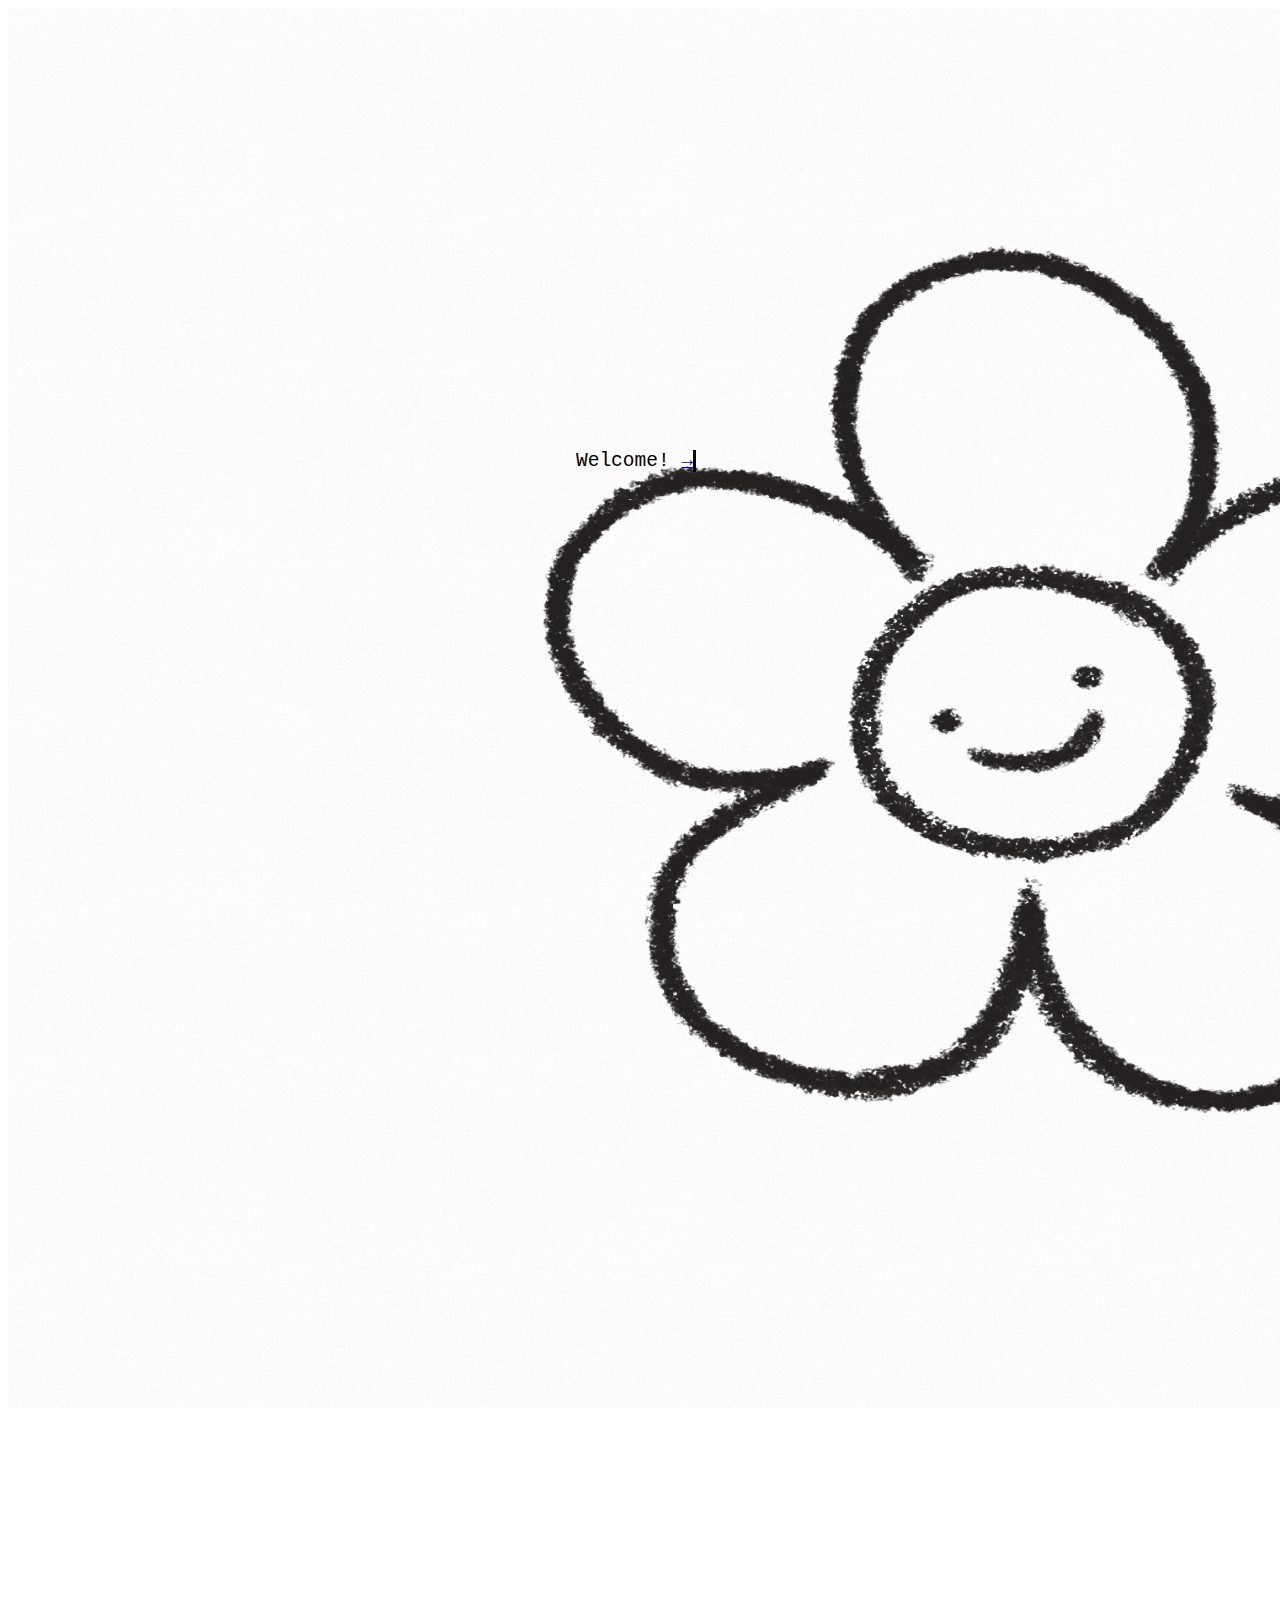
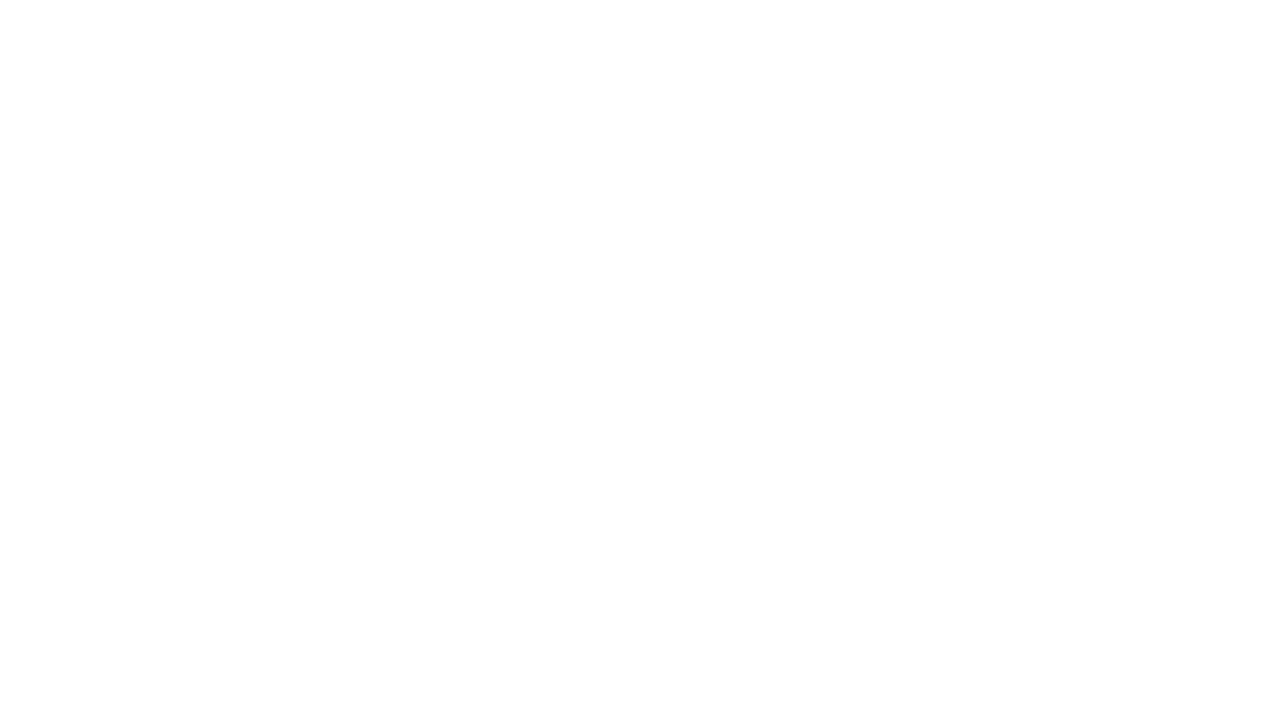
<file: index.html>
<html>
    <head>
        <title>home</title>
        <link rel="stylesheet" type="text/css" href="css.css"/>
        
    </head>

    <body>

        <img src="flowerwhiteandblack.PNG" height="1400" width="2300">
        <div class="wrapper">
            <div class="typing-demo">
                Welcome! 
                <a href="intro.html"> → </a>
            </div>
        </div>

    </body>


</html>
</file>
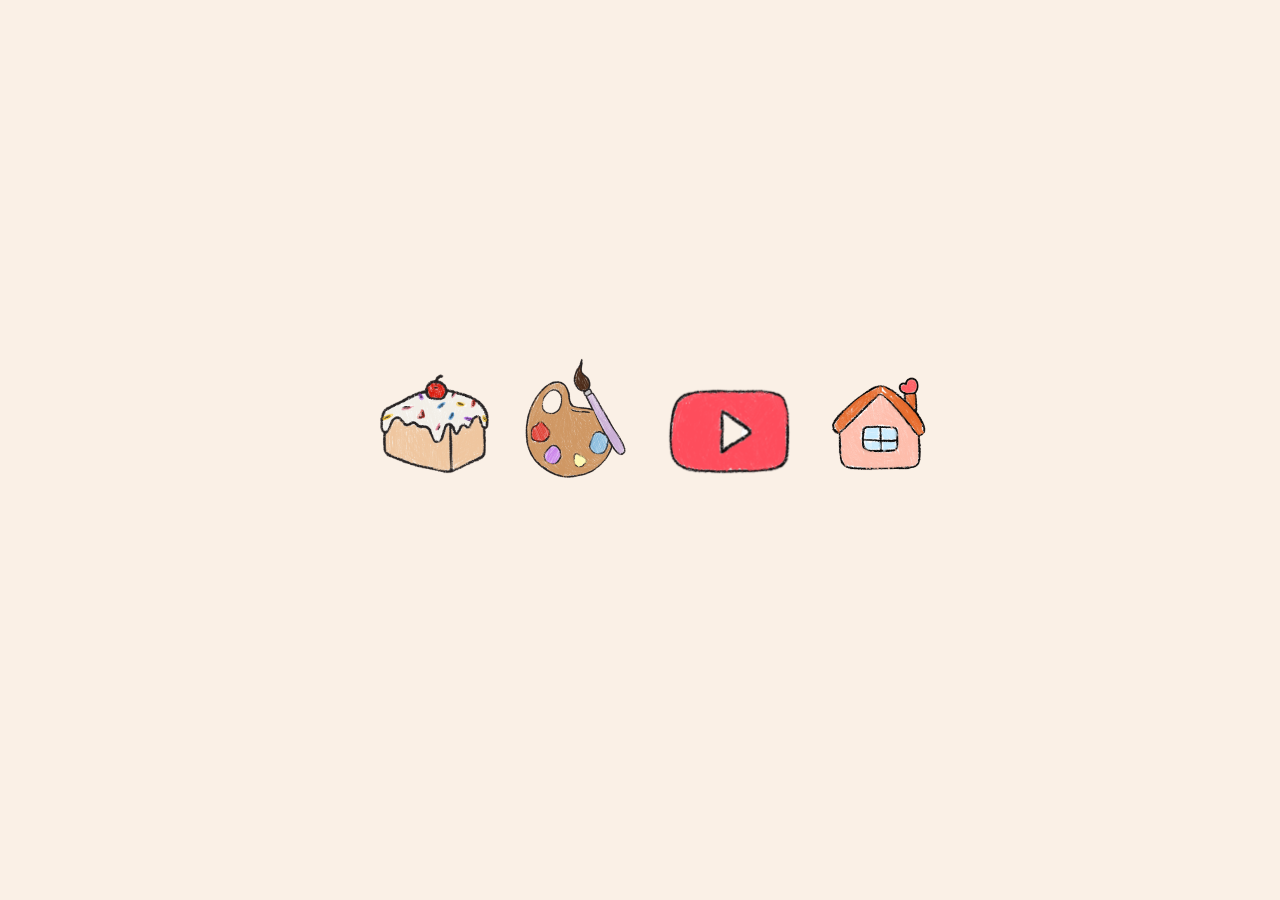
<file: bakeandart.html>
<html>
    <head>
      <title>one way or another</title>
      <link rel="stylesheet" type="text/css" href="css.css"/>
   </head>

    <body style="background-color: #FAF0E6">
      
     

        <a href="baking.html">
          <img src="cakeecolor.png" class="cakecolor" alt="Pastry" title="Pastry" height="210"> 
        </a>
        
        <a href="art.html">
          <img src="paincolor.png" class="paintcolor" alt="Art" title="Art" height="150">
        </a> 

        <a href="videos.html">
          <img src="youtubeicon.png" class="icon" alt="Art" title="Just a Video For U" height="149">
        </a> 

        <a href="index.html">
          <img src="house.png" class="house" alt="Art" title="Home" height="169">
        </a> 
    

    </body>


</html>
</file>
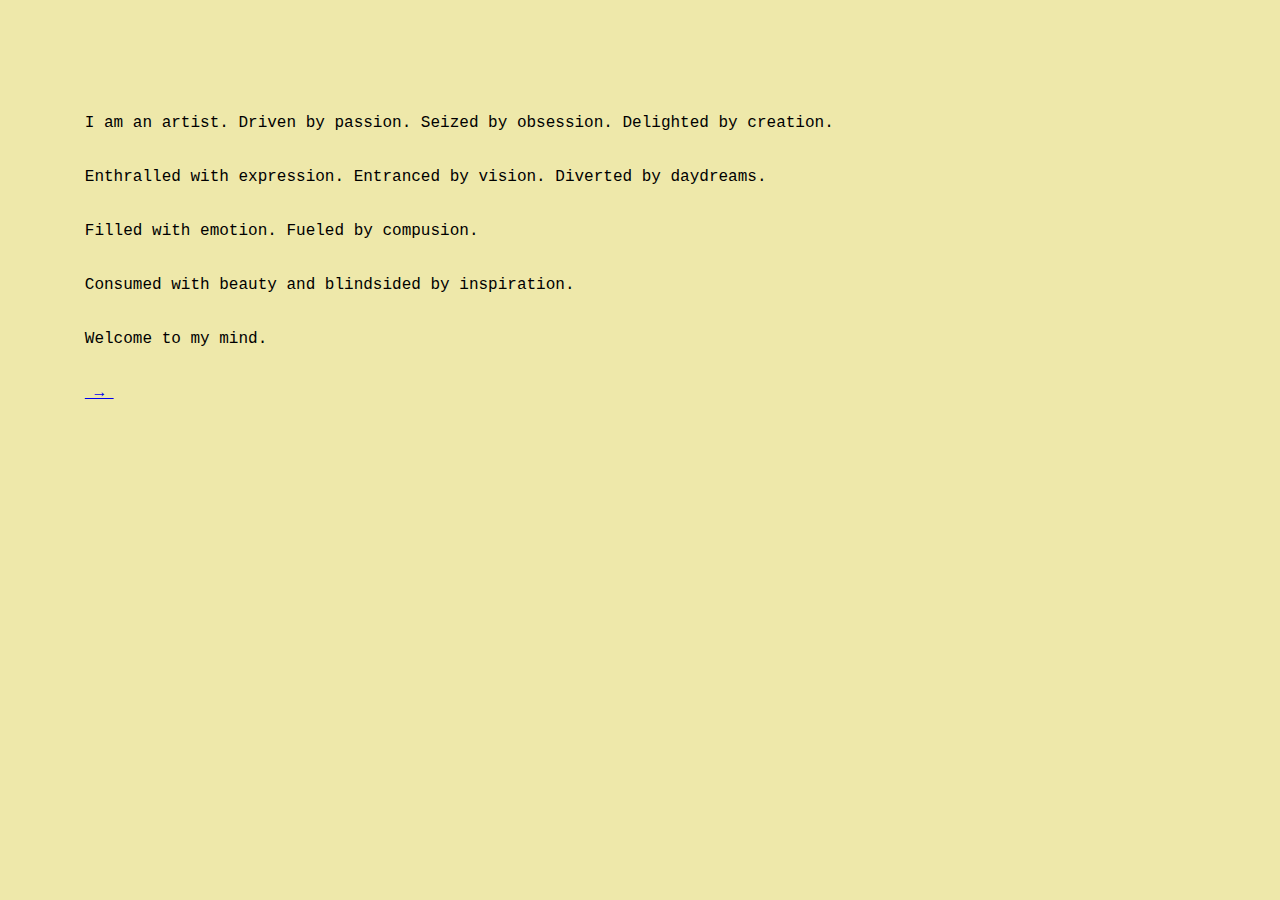
<file: intro.html>
<html>

 <header>
    <title> Welcome! </title>
    <link rel="stylesheet" type="text/css" href="css.css"/>
 </header>

 <body style="background-color:#EEE8AA">
    <pre class="artistp" style="color: black"> 
        I am an artist. Driven by passion. Seized by obsession. Delighted by creation.  <br>
   
        Enthralled with expression. Entranced by vision. Diverted by daydreams.  <br>
  
        Filled with emotion. Fueled by compusion. <br>
        
        Consumed with beauty and blindsided by inspiration. <br>
  
        Welcome to my mind. 
        <br>
        <a href="bakeandart.html"> → </a>
    </pre>

    

 </body>



</html>
</file>
<file: css.css>
/* Index webpage coding */

.wrapper {
    height: 100vh;
    /*This part is important for centering*/
    display: grid;
    place-items: center;
  }
  
  .typing-demo{
    width: 10ch;
    animation: typing 2s steps(9), blink .5s step-end infinite alternate;
    white-space: nowrap;
    overflow: hidden;
    border-right: 3px solid;
    font-family: monospace;
    font-size: 1.5em;
    position: absolute;
    top: 50%;
    left:45%;
  }
  
  @keyframes typing {
    from {
      width: 0
    }
  }
      
  @keyframes blink {
    50% {
      border-color: transparent
    }
  }

/* Intro page coding*/
.artistp{
    
    font-family:'Courier New', Courier, monospace;
    position: absolute;
    top: 80;
  }

/* coding for "bakeandart" webpage. */

.cakecolor{
    position: absolute;
    top: 35%;
    left:24%
}

.paintcolor{
    position: absolute;
    top: 39%;
    left:37%
}

.icon{
    position: absolute;
    top: 39%;
    left:50%
}

.house{
    position: absolute;
    top: 38%;
    left:60%
}

.cakecolor:hover, .paintcolor:hover, .icon:hover, .house:hover {
    transform: scale(1.1);
}

/* video page coding */
.cute{
    position: absolute;
    top: 30%;
    left:32%
}

.p3{
    text-align: center;
    font-family:'Courier New', Courier, monospace;
    position: absolute;
    bottom: 10%;
    left:49%
}
</file>
